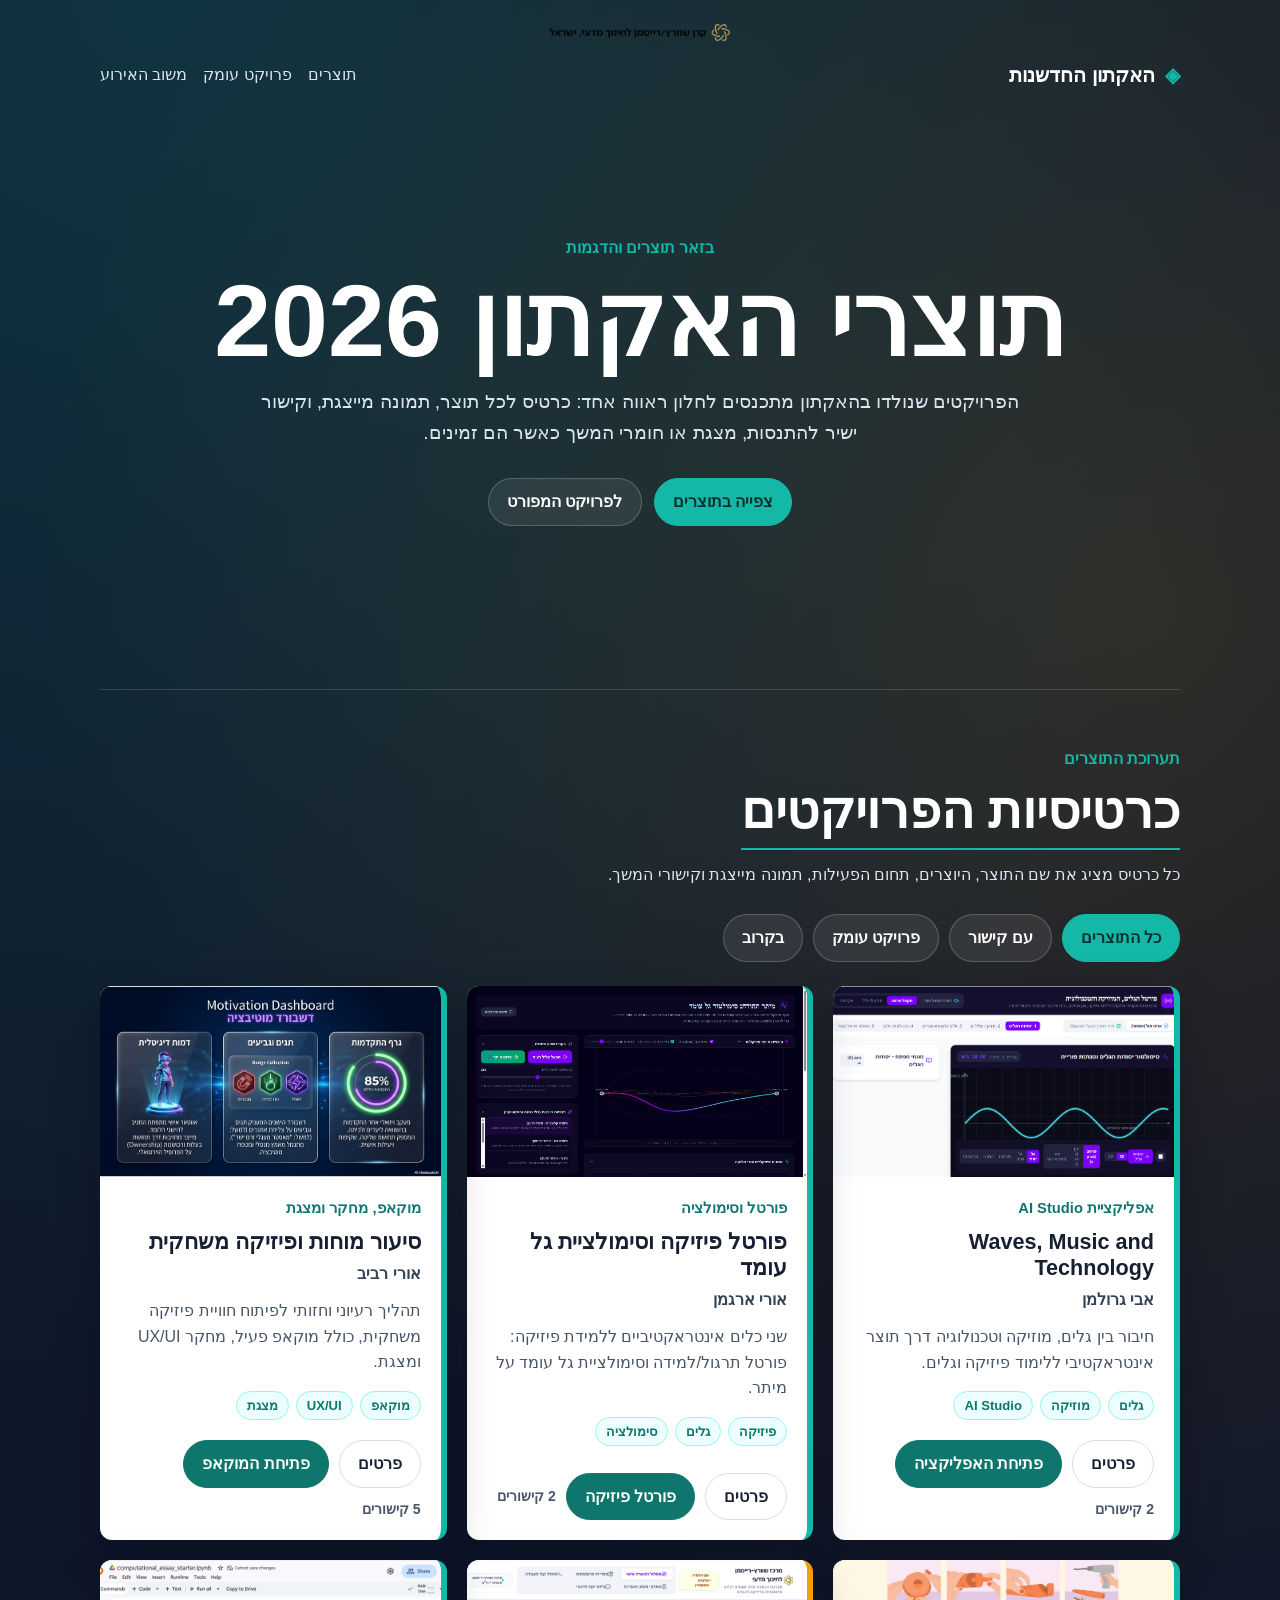
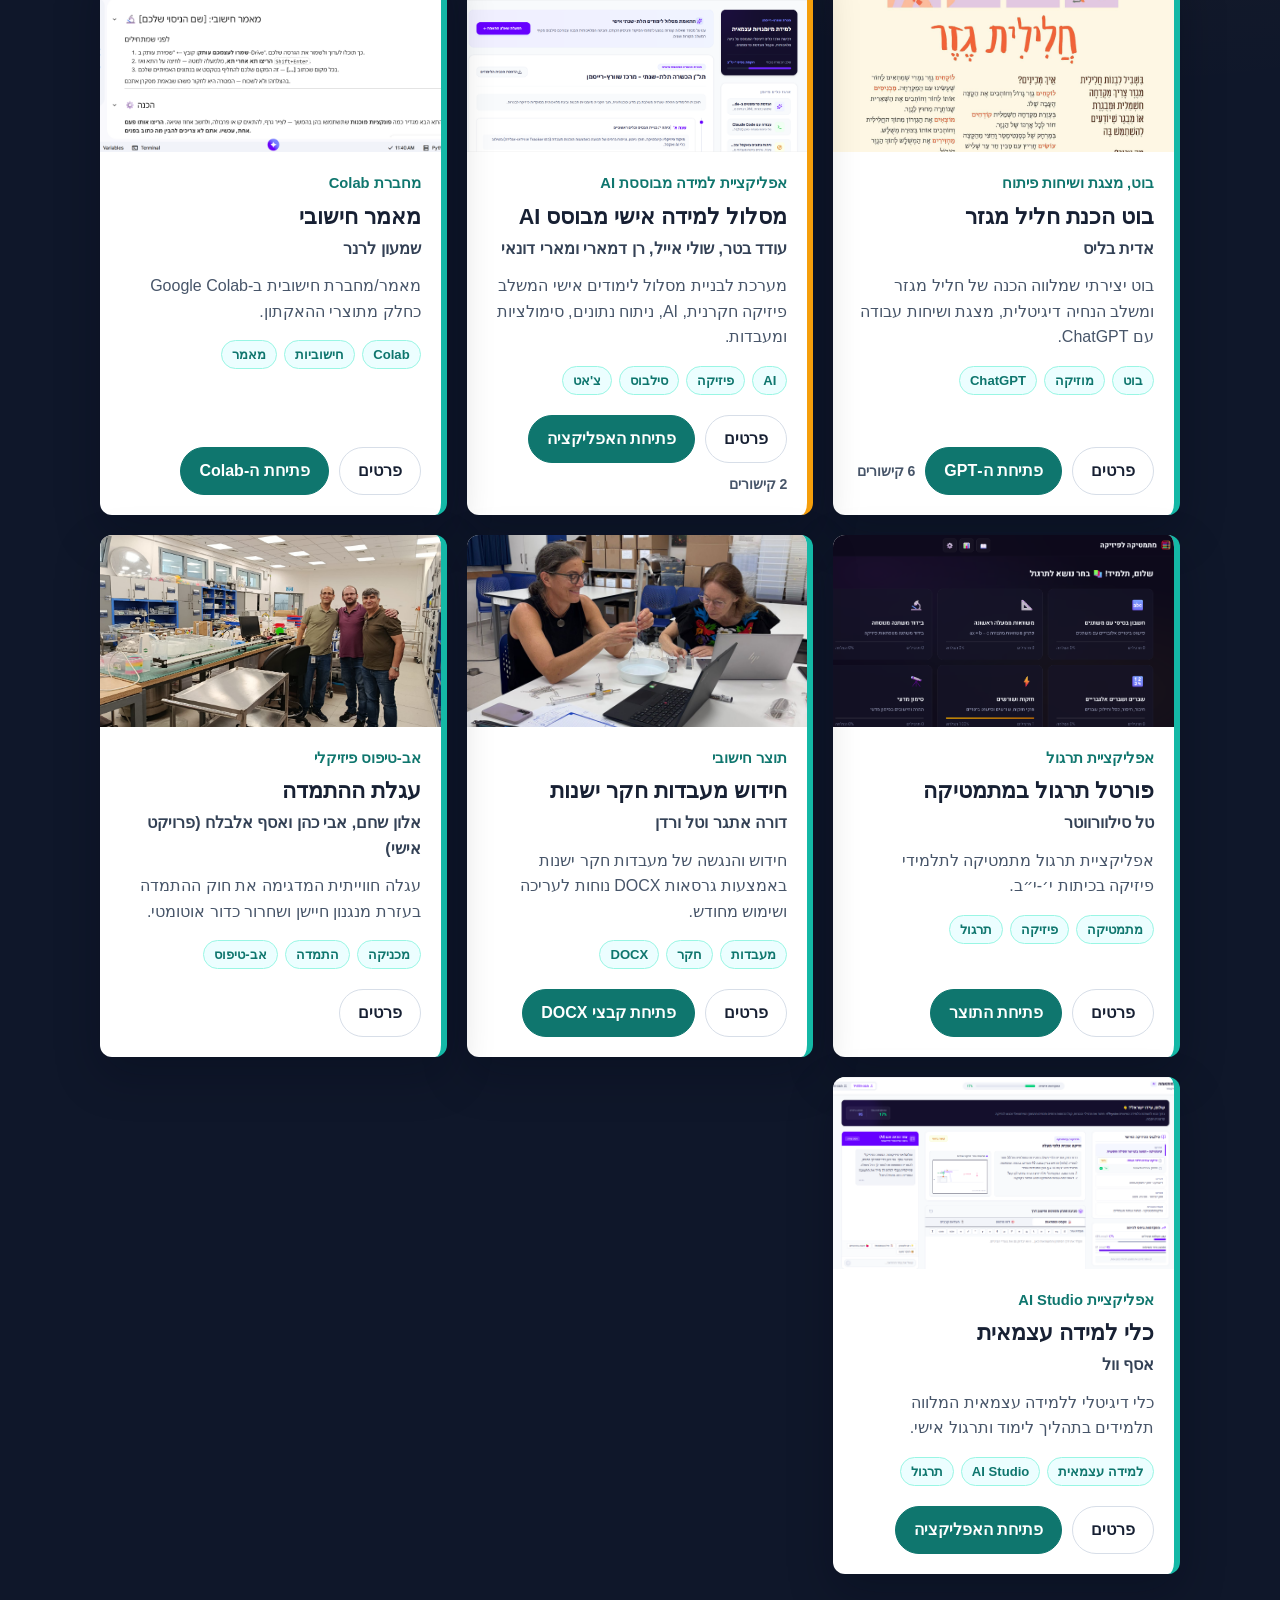
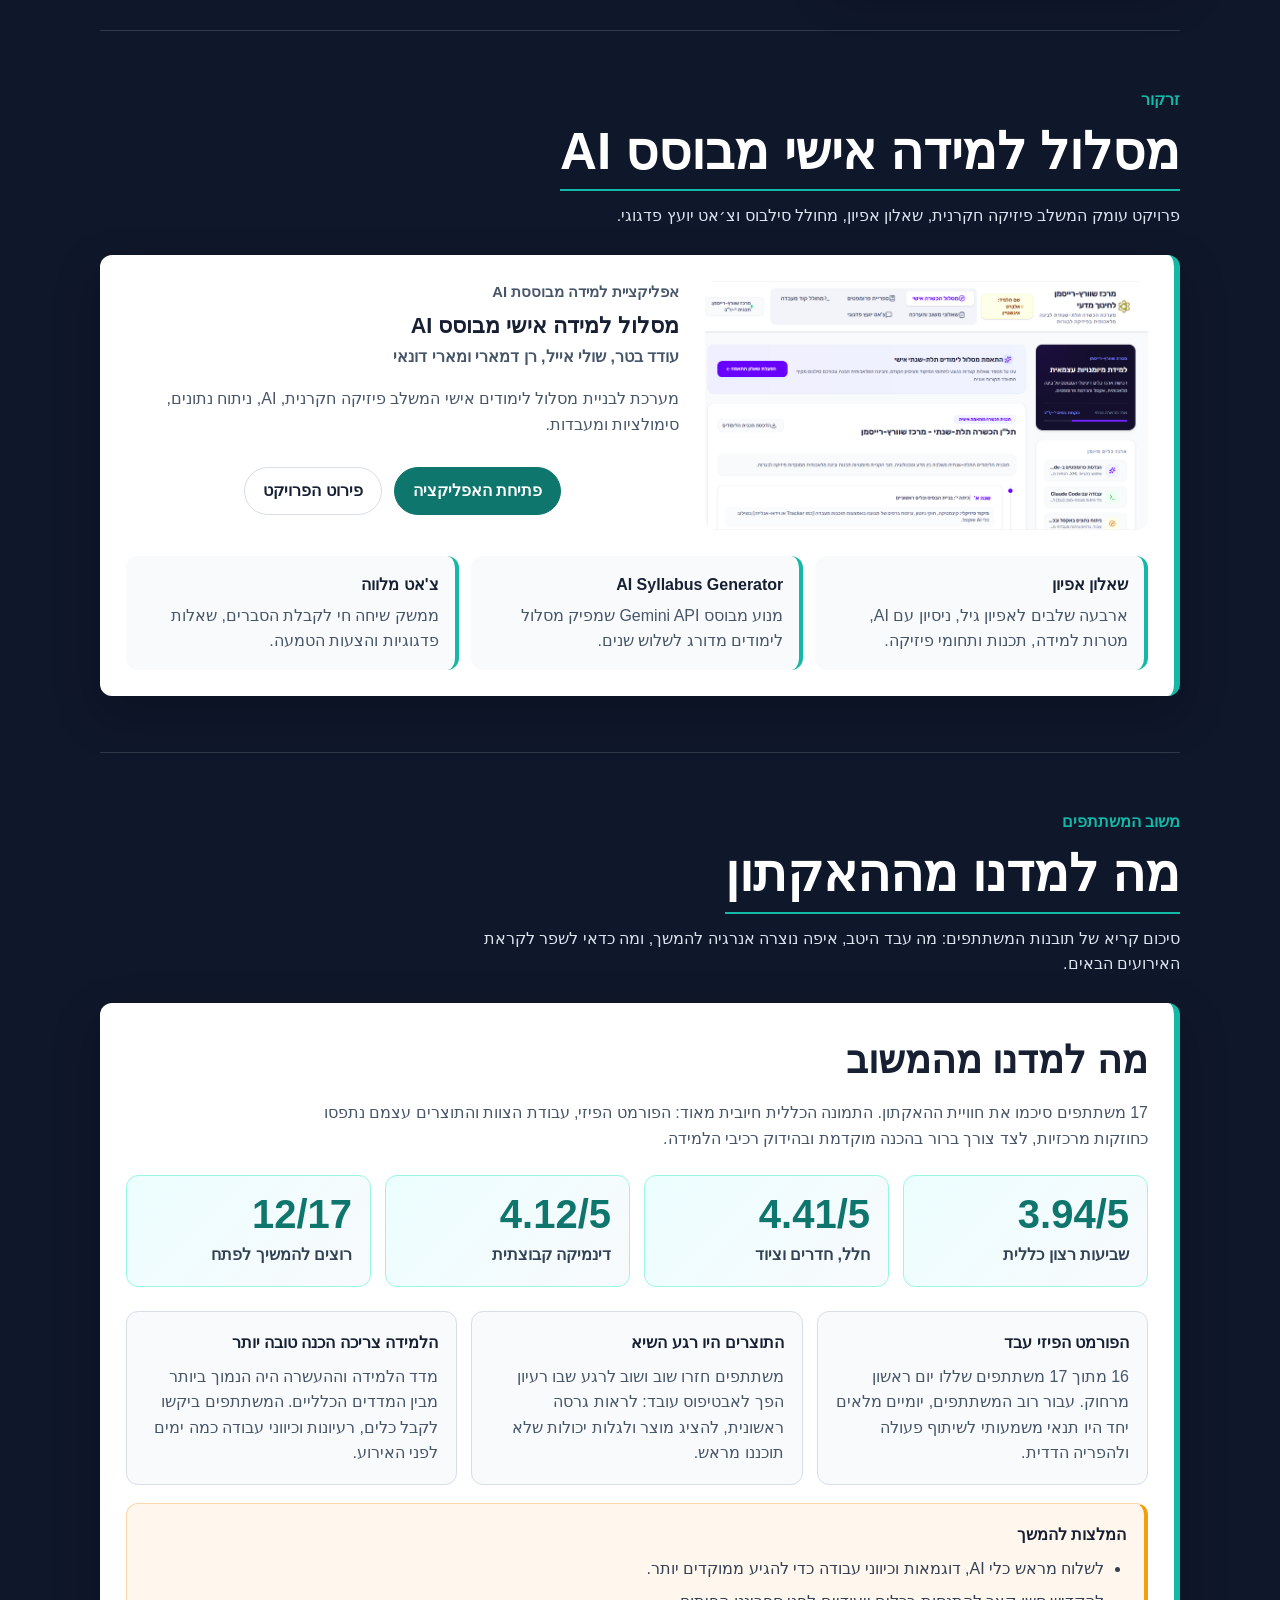
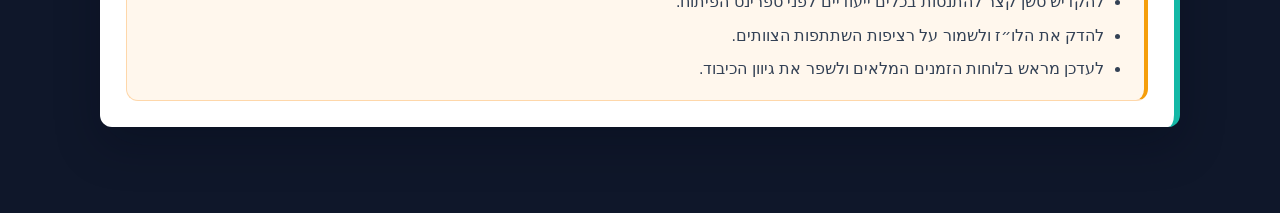
<file: index.html>
﻿<!doctype html>
<html lang="he" dir="rtl">
  <head>
    <meta charset="UTF-8" />
    <meta name="viewport" content="width=device-width, initial-scale=1.0" />
    <title>תוצרי האקתון 2026</title>
    <meta name="description" content="חלון ראווה לתוצרי האקתון 2026: פרויקטים, הדגמות וקישורים לתוצרים." />
    <link rel="stylesheet" href="styles.css" />
  </head>
  <body>
    <header class="site-header">
      <div class="header-logo" aria-label="לוגו משאר">
        <img src="public/assets/screenshots/logos_keren35.png" alt="לוגו משאר" />
      </div>
      <nav class="topbar" aria-label="ניווט ראשי">
        <a href="#projects" class="brand">האקתון החדשנות</a>
        <div class="topbar-actions">
          <a href="#projects">תוצרים</a>
          <a href="#featured">פרויקט עומק</a>
          <a href="#feedback">משוב האירוע</a>
        </div>
      </nav>

      <section class="hero hero-simple" aria-labelledby="page-title">
        <div class="hero-copy">
          <p class="eyebrow">בזאר תוצרים והדגמות</p>
          <h1 id="page-title">תוצרי האקתון 2026</h1>
          <p class="hero-text">
            הפרויקטים שנולדו בהאקתון מתכנסים לחלון ראווה אחד: כרטיס לכל תוצר,
            תמונה מייצגת, וקישור ישיר להתנסות, מצגת או חומרי המשך כאשר הם זמינים.
          </p>
          <div class="hero-actions">
            <a class="hero-button primary" href="#projects">צפייה בתוצרים</a>
            <a class="hero-button" href="#featured">לפרויקט המפורט</a>
          </div>
        </div>
      </section>
    </header>

    <main>
      <section class="section intro-band" id="projects" aria-labelledby="projects-title">
        <div class="section-heading">
          <p class="eyebrow">תערוכת התוצרים</p>
          <h2 id="projects-title">כרטיסיות הפרויקטים</h2>
          <p>
            כל כרטיס מציג את שם התוצר, היוצרים, תחום הפעילות, תמונה מייצגת וקישורי המשך.
          </p>
        </div>
        <div class="filters" aria-label="סינון כרטיסיות">
          <button class="filter-button active" type="button" data-filter="all">כל התוצרים</button>
          <button class="filter-button" type="button" data-filter="linked">עם קישור</button>
          <button class="filter-button" type="button" data-filter="featured">פרויקט עומק</button>
          <button class="filter-button" type="button" data-filter="soon">בקרוב</button>
        </div>
        <div class="project-grid" id="project-grid"></div>
      </section>

      <section class="section featured-section" id="featured" aria-labelledby="featured-title">
        <div class="section-heading">
          <p class="eyebrow">זרקור</p>
          <h2 id="featured-title">מסלול למידה אישי מבוסס AI</h2>
          <p>
            פרויקט עומק המשלב פיזיקה חקרנית, שאלון אפיון, מחולל סילבוס וצ׳אט יועץ פדגוגי.
          </p>
        </div>
        <div id="featured-project"></div>
      </section>

      <section class="section feedback-section" id="feedback" aria-labelledby="feedback-title">
        <div class="section-heading">
          <p class="eyebrow">משוב המשתתפים</p>
          <h2 id="feedback-title">מה למדנו מההאקתון</h2>
          <p>
            סיכום קריא של תובנות המשתתפים: מה עבד היטב, איפה נוצרה אנרגיה להמשך,
            ומה כדאי לשפר לקראת האירועים הבאים.
          </p>
        </div>
        <div id="feedback-summary"></div>
      </section>
    </main>

    <dialog class="project-dialog" id="project-dialog" aria-labelledby="dialog-title">
      <button class="dialog-close" type="button" aria-label="סגירת חלון">×</button>
      <div id="dialog-content"></div>
    </dialog>

    <script src="content.js"></script>
    <script src="script.js"></script>
  </body>
</html>
</file>
<file: styles.css>
﻿:root {
  color-scheme: dark;
  --bg: #0f172a;
  --card: #ffffff;
  --ink: #172033;
  --muted: #475569;
  --soft: #f8fafc;
  --line: #d7dee8;
  --accent: #14b8a6;
  --accent-deep: #0f766e;
  --amber: #f59e0b;
  --blue: #2563eb;
  --shadow: 0 18px 45px rgba(2, 6, 23, 0.28);
  --radius: 12px;
  font-family: "Rubik", "Segoe UI", Arial, sans-serif;
}

* { box-sizing: border-box; }
html { scroll-behavior: smooth; }

body {
  margin: 0;
  background:
    radial-gradient(circle at 12% 0%, rgba(20, 184, 166, 0.18), transparent 28%),
    radial-gradient(circle at 88% 12%, rgba(245, 158, 11, 0.14), transparent 24%),
    var(--bg);
  color: #ffffff;
  line-height: 1.6;
}

a { color: inherit; }
button, a { -webkit-tap-highlight-color: transparent; }
button:focus-visible, a:focus-visible { outline: 3px solid rgba(20, 184, 166, 0.6); outline-offset: 3px; }

.site-header, .section {
  width: min(1080px, calc(100% - 32px));
  margin: 0 auto;
}

.header-logo {
  display: flex;
  justify-content: center;
  padding-top: 24px;
}

.header-logo img {
  display: block;
  width: min(180px, 42vw);
  height: auto;
}

.topbar {
  display: flex;
  align-items: center;
  justify-content: space-between;
  gap: 20px;
  padding: 18px 0 22px;
}

.brand {
  color: #ffffff;
  font-size: 1.25rem;
  font-weight: 800;
  text-decoration: none;
}
.brand::before { content: "◈"; color: var(--accent); margin-left: 10px; }

.topbar-actions { display: flex; gap: 16px; color: #dbe4ef; }
.topbar-actions a { text-decoration: none; }

.hero {
  min-height: 64vh;
  display: grid;
  align-items: center;
  padding: 42px 0 82px;
}

.hero-simple { text-align: center; }
.hero-simple .hero-copy { max-width: 860px; margin: 0 auto; }

.eyebrow { margin: 0 0 12px; color: var(--accent); font-weight: 800; }
h1, h2, h3, h4, p { overflow-wrap: anywhere; }

h1 {
  margin: 0 0 18px;
  font-size: clamp(3.1rem, 8vw, 6.4rem);
  line-height: 0.94;
}

.hero-text {
  max-width: 760px;
  margin: 0 auto;
  color: #dbe4ef;
  font-size: 1.2rem;
}

.hero-actions, .featured-actions {
  display: flex;
  flex-wrap: wrap;
  justify-content: center;
  gap: 12px;
  margin-top: 30px;
}

.hero-button, .filter-button, .details-button, .project-link, .dialog-close {
  display: inline-flex;
  align-items: center;
  justify-content: center;
  border-radius: 999px;
  padding: 10px 18px;
  font: inherit;
  font-weight: 800;
  text-decoration: none;
  cursor: pointer;
}

.hero-button, .filter-button {
  border: 1px solid rgba(255, 255, 255, 0.2);
  background: rgba(255, 255, 255, 0.08);
  color: #ffffff;
}

.hero-button.primary, .filter-button.active {
  background: var(--accent);
  color: #042f2e;
  border-color: var(--accent);
}

.section { padding: 56px 0; }
.intro-band, .featured-section { border-top: 1px solid rgba(255, 255, 255, 0.14); }

.section-heading { max-width: 760px; margin-bottom: 26px; }
.section-heading h2 {
  display: inline-block;
  margin: 0 0 12px;
  padding-bottom: 10px;
  border-bottom: 2px solid var(--accent);
  font-size: clamp(2rem, 4vw, 3.2rem);
  line-height: 1.08;
}
.section-heading p:not(.eyebrow) { margin: 0; color: #dbe4ef; }

.filters { display: flex; flex-wrap: wrap; gap: 10px; margin-bottom: 24px; }
.project-grid { display: grid; grid-template-columns: repeat(3, minmax(0, 1fr)); gap: 20px; }

.project-card, .featured-card {
  background: var(--card);
  color: var(--ink);
  border-radius: var(--radius);
  box-shadow: var(--shadow);
  overflow: hidden;
  border-right: 6px solid var(--accent);
}
.project-card { min-height: 100%; display: flex; flex-direction: column; }
.project-card.is-featured { border-right-color: var(--amber); }

.project-image, .project-poster {
  margin: 0;
  aspect-ratio: 16 / 9;
  background: var(--soft);
  overflow: hidden;
}
.project-image img { width: 100%; height: 100%; display: block; object-fit: cover; }

.project-poster {
  display: grid;
  place-items: center;
  background:
    linear-gradient(135deg, rgba(20, 184, 166, 0.16), rgba(245, 158, 11, 0.22)),
    #f8fafc;
}
.project-poster span {
  min-width: 96px;
  min-height: 84px;
  padding: 18px;
  border-radius: 24px;
  display: grid;
  place-items: center;
  background: var(--bg);
  color: #ffffff;
  font-weight: 900;
  direction: ltr;
}

.card-body { padding: 20px; flex: 1; }
.project-type { margin: 0 0 8px; color: var(--accent-deep); font-size: 0.92rem; font-weight: 900; }
.project-card h3, .featured-card h3 { margin: 0 0 6px; font-size: 1.35rem; line-height: 1.2; color: var(--ink); }
.owner { margin: 0 0 12px; color: #334155; font-weight: 800; }
.summary { margin: 0 0 16px; color: var(--muted); }

.tags { display: flex; flex-wrap: wrap; gap: 7px; }
.tag {
  border-radius: 999px;
  padding: 3px 10px;
  background: #ecfeff;
  color: var(--accent-deep);
  border: 1px solid #99f6e4;
  font-size: 0.82rem;
  font-weight: 800;
}

.card-actions {
  display: flex;
  flex-wrap: wrap;
  gap: 10px;
  align-items: center;
  padding: 0 20px 20px;
}

.details-button, .project-link {
  border: 1px solid var(--line);
  background: #ffffff;
  color: var(--ink);
}
.project-link.primary {
  background: var(--accent-deep);
  color: #ffffff;
  border-color: var(--accent-deep);
}
.link-count { color: var(--muted); font-size: 0.88rem; font-weight: 800; }
.no-links { margin: 0; color: var(--muted); font-weight: 700; }

.featured-card {
  display: grid;
  grid-template-columns: minmax(260px, 0.8fr) minmax(0, 1fr);
  gap: 26px;
  padding: 26px;
}
.featured-card > .feature-blocks { grid-column: 1 / -1; }
.featured-card .project-image, .featured-card .project-poster { border-radius: var(--radius); }
.featured-card p { color: var(--muted); }
.feature-blocks { display: grid; grid-template-columns: repeat(3, minmax(0, 1fr)); gap: 12px; }
.feature-blocks section { border-right: 4px solid var(--accent); background: var(--soft); border-radius: var(--radius); padding: 16px; }
.feature-blocks h4, .feature-blocks p { margin: 0; }
.feature-blocks h4 { margin-bottom: 5px; color: var(--ink); }

.project-dialog {
  width: min(860px, calc(100% - 24px));
  border: 0;
  border-radius: var(--radius);
  padding: 0;
  background: #ffffff;
  color: var(--ink);
  box-shadow: var(--shadow);
}
.project-dialog::backdrop { background: rgba(15, 23, 42, 0.76); }
.dialog-close {
  position: absolute;
  top: 12px;
  left: 12px;
  z-index: 2;
  width: 44px;
  height: 44px;
  padding: 0;
  background: #0f172a;
  color: #ffffff;
  border: 0;
  font-size: 1.5rem;
}
.dialog-project { padding: 26px; background: #ffffff; }
.dialog-project .project-image, .dialog-project .project-poster { border-radius: var(--radius); margin-bottom: 18px; }
.dialog-project h2 { margin: 0 0 10px; padding-left: 52px; color: var(--ink); font-size: clamp(2rem, 5vw, 3.2rem); line-height: 1.05; }
.dialog-project .summary, .dialog-project .owner { color: #334155; }
.detail-list { margin: 20px 0 0; padding: 0 22px 0 0; color: #1e293b; }
.detail-list li + li { margin-top: 10px; }
.dialog-links { margin-top: 24px; padding: 18px; border-radius: var(--radius); background: var(--soft); border: 1px solid var(--line); }
.dialog-links h3 { margin: 0 0 12px; color: var(--ink); }
.dialog-links > div { display: flex; flex-wrap: wrap; gap: 10px; }

@media (max-width: 920px) {
  .project-grid { grid-template-columns: repeat(2, minmax(0, 1fr)); }
  .featured-card { grid-template-columns: 1fr; }
  .feature-blocks { grid-template-columns: 1fr; }
}

@media (max-width: 620px) {
  .topbar { align-items: flex-start; flex-direction: column; }
  .topbar-actions { width: 100%; justify-content: space-between; }
  .hero { min-height: auto; padding-top: 26px; }
  h1 { font-size: 3rem; }
  .project-grid { grid-template-columns: 1fr; }
  .card-actions, .hero-actions, .featured-actions { align-items: stretch; flex-direction: column; }
  .project-link, .details-button, .hero-button { text-align: center; width: 100%; }
}

@media (prefers-reduced-motion: reduce) {
  *, *::before, *::after { scroll-behavior: auto !important; transition: none !important; }
}

.feedback-section {
  border-top: 1px solid rgba(255, 255, 255, 0.14);
  padding-bottom: 86px;
}

.feedback-card {
  background: #ffffff;
  color: var(--ink);
  border-radius: var(--radius);
  box-shadow: var(--shadow);
  border-right: 6px solid var(--accent);
  padding: 26px;
}

.feedback-intro h3 {
  margin: 0 0 10px;
  font-size: clamp(1.6rem, 3vw, 2.4rem);
  color: var(--ink);
}

.feedback-intro p {
  margin: 0;
  color: var(--muted);
  max-width: 850px;
}

.metric-grid {
  display: grid;
  grid-template-columns: repeat(4, minmax(0, 1fr));
  gap: 14px;
  margin: 24px 0;
}

.metric-card {
  background: linear-gradient(135deg, #ecfeff, #f8fafc);
  border: 1px solid #99f6e4;
  border-radius: var(--radius);
  padding: 18px;
}

.metric-card strong {
  display: block;
  color: var(--accent-deep);
  font-size: clamp(1.7rem, 4vw, 2.5rem);
  line-height: 1;
  margin-bottom: 8px;
}

.metric-card span {
  color: #334155;
  font-weight: 800;
}

.insight-grid {
  display: grid;
  grid-template-columns: repeat(3, minmax(0, 1fr));
  gap: 14px;
  margin-bottom: 18px;
}

.insight-card {
  background: var(--soft);
  border: 1px solid var(--line);
  border-radius: var(--radius);
  padding: 18px;
}

.insight-card h4,
.recommendations h4 {
  margin: 0 0 8px;
  color: var(--ink);
}

.insight-card p {
  margin: 0;
  color: var(--muted);
}

.recommendations {
  background: #fff7ed;
  border: 1px solid #fed7aa;
  border-right: 4px solid var(--amber);
  border-radius: var(--radius);
  padding: 18px;
}

.recommendations ul {
  margin: 0;
  padding: 0 22px 0 0;
  color: #334155;
}

.recommendations li + li {
  margin-top: 8px;
}

@media (max-width: 920px) {
  .metric-grid,
  .insight-grid {
    grid-template-columns: repeat(2, minmax(0, 1fr));
  }
}

@media (max-width: 620px) {
  .metric-grid,
  .insight-grid {
    grid-template-columns: 1fr;
  }
}
</file>
